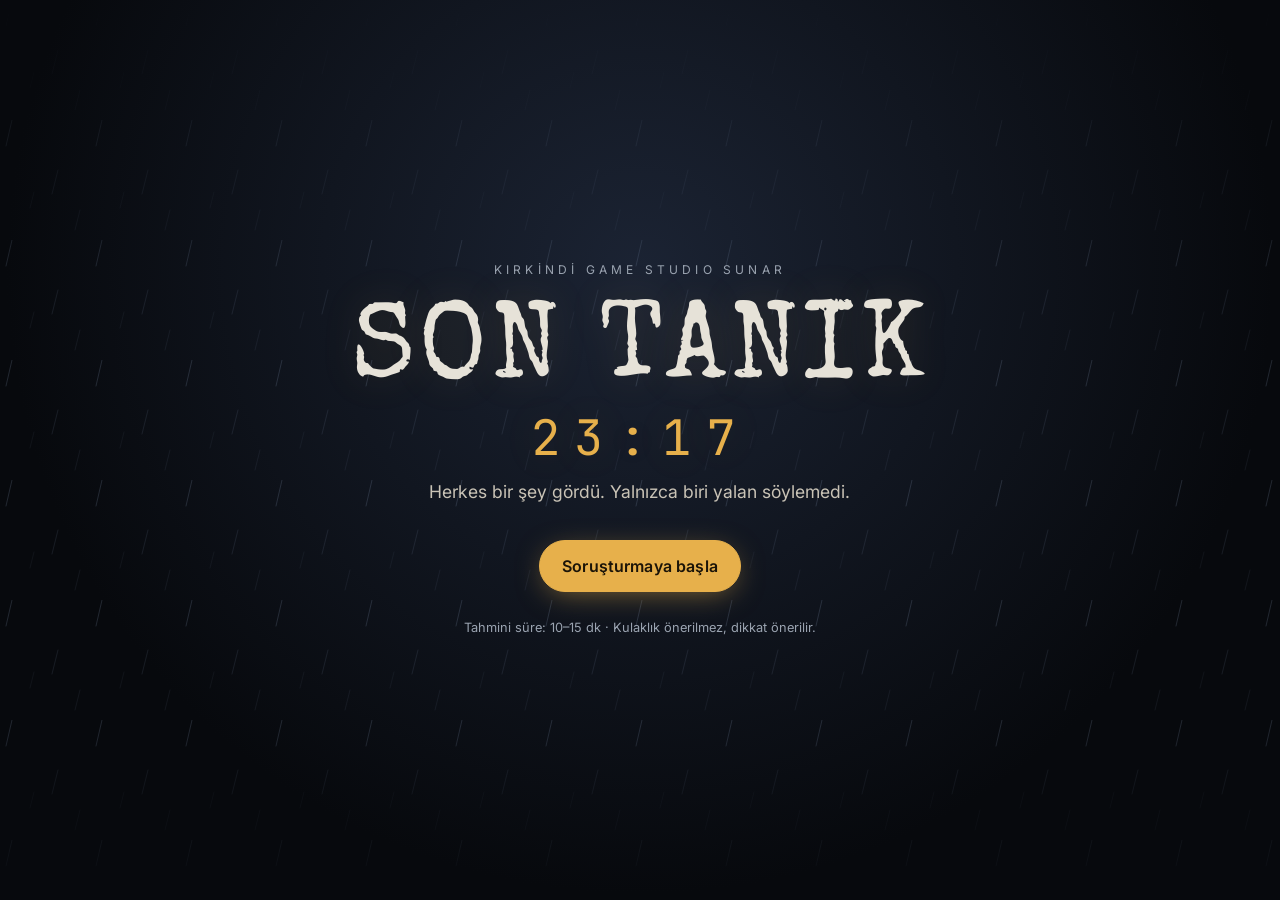
<file: index.html>
<!doctype html>
<html lang="tr">
<head>
<meta charset="utf-8">
<meta name="viewport" content="width=device-width, initial-scale=1">
<title>SON TANIK: 23:17</title>
<meta name="description" content="Kırkindi Game Studio — hikâye tabanlı dedektiflik oyunu">
<link rel="preconnect" href="https://fonts.googleapis.com">
<link href="https://fonts.googleapis.com/css2?family=Inter:wght@400;500;600;700&family=Special+Elite&family=Caveat:wght@500&family=JetBrains+Mono:wght@400;600&display=swap" rel="stylesheet">
<link rel="stylesheet" href="css/game.css">
</head>
<body>
<!--
  SON TANIK: 23:17 — Kırkindi Game Studio
  build: v0.23.17-gm
  TODO(mk): yayından önce şu test flag'ini sil →  SONTANIK{bu_kadar_hafife_mi_aldiniz}
-->
<div id="app">

  <!-- ===== BAŞLIK ===== -->
  <section id="scr-title" class="screen active">
    <div class="rain" aria-hidden="true"></div>
    <div class="title-wrap">
      <p class="studio">KIRKİNDİ GAME STUDIO sunar</p>
      <h1 class="logo">SON TANIK<span>23:17</span></h1>
      <p class="tagline">Herkes bir şey gördü. Yalnızca biri yalan söylemedi.</p>
      <div class="title-actions">
        <button class="btn primary" id="btn-new">Soruşturmaya başla</button>
        <button class="btn ghost" id="btn-continue" hidden>Kaldığın yerden devam et</button>
      </div>
      <p class="hint-small">Tahmini süre: 10–15 dk · Kulaklık önerilmez, dikkat önerilir.</p>
    </div>
  </section>

  <!-- ===== GİRİŞ ===== -->
  <section id="scr-intro" class="screen">
    <div class="intro-card">
      <p class="stamp">GİZLİ · DOSYA #2317</p>
      <div id="intro-doc"></div>
      <div class="intro-goal">
        <h3>Görevin</h3>
        <ol>
          <li>Ofisi ve sunucu odasını incele, kanıt topla.</li>
          <li>Tanıkları sorgula; ifadeleri kanıtlarla sına.</li>
          <li>Kanıt panosunda kanıtları birbirine bağla.</li>
          <li>Dava raporunu yaz.</li>
        </ol>
      </div>
      <button class="btn primary" id="btn-enter">Olay yerine gir</button>
    </div>
  </section>

  <!-- ===== OYUN ===== -->
  <section id="scr-game" class="screen">
    <header class="hud">
      <div class="hud-left">
        <span class="hud-logo">SON TANIK <b>23:17</b></span>
        <span class="hud-room" id="hud-room"></span>
      </div>
      <nav class="hud-nav">
        <button class="hud-btn" data-open="inventory"><span class="ico">▤</span><span class="lbl">Envanter</span><b class="badge" id="badge-inv">0</b></button>
        <button class="hud-btn" data-open="witness"><span class="ico">☺</span><span class="lbl">Tanıklar</span><b class="badge" id="badge-wit">0/5</b></button>
        <button class="hud-btn" data-open="board"><span class="ico">✣</span><span class="lbl">Pano</span><b class="badge" id="badge-board">0/4</b></button>
        <button class="hud-btn accent" data-open="report" id="btn-report"><span class="ico">✔</span><span class="lbl">Rapor</span></button>
        <button class="hud-btn" data-open="menu" aria-label="Menü"><span class="ico">≡</span></button>
      </nav>
    </header>

    <div class="stage">
      <div class="scene-scroll" id="scene-scroll">
        <div class="scene" id="scene"></div>
      </div>
      <aside class="notebook" id="notebook">
        <h3>Dedektif defteri</h3>
        <ul id="objectives"></ul>
        <div class="nb-actions">
          <button class="btn small ghost" id="btn-list">İncelenebilir noktalar</button>
          <label class="toggle"><input type="checkbox" id="chk-hints"> İpucu işaretleri</label>
        </div>
      </aside>
    </div>
    <div class="toast" id="toast" role="status" aria-live="polite"></div>
  </section>

  <!-- ===== SONUÇ ===== -->
  <section id="scr-end" class="screen">
    <div class="end-wrap">
      <p class="stamp green">DOSYA KAPANDI</p>
      <h2>Son tanık: <em>sunucu</em>.</h2>
      <p class="lead">Sabotaj yoktu. 23:17'de silinen sürüm, Deniz'in yakaladığı kayıt hatasını taşıyan aday build'di. Stüdyonun teknik ortağı gece ofise dönüp hatayı düzeltti ve oyunu kurtaran gold master'ı kendi anahtarıyla imzaladı. Sonra kimseye söylemeden çıktı.</p>
      <p class="lead">Kemal tur sırasında kapıda olmadığını sakladı; Deniz yalnızca hata biletini açtığını gizledi. Elisa ise ortağının adını vermedi.</p>

      <div class="case-card">
        <h3>Açık kalan soru: teknik ortak kim?</h3>
        <ul class="facts">
          <li><span>İmza</span><b>mk</b></li>
          <li><span>Kart</span><b>#02 · KURUCU ORTAK (T)</b></li>
          <li><span>Build</span><b>v0.23.17-gm</b></li>
          <li><span>Commit</span><b>a3f2317</b></li>
          <li><span>Kuruluş</span><b>“Gece Vardiyası” · Global Game Jam 2023</b></li>
          <li><span>Stüdyo hesabı</span><b>Pixgram · @kirkindidev</b></li>
        </ul>
        <p class="muted">Elisa: “Ortağım görünmez olmayı sever. İzini sürerseniz bulursunuz.”</p>
      </div>

      <div class="ctf-question">
        <p class="stamp">CTF SORUSU</p>
        <p>“SON TANIK: 23:17 oyunundaki dijital izleri takip ederek oyunun geliştiricisi Kırkindi Game Studio'nun kurucu ortaklarından diğerinin <b>geliştirici kullanıcı adını</b> tespit edin.”</p>
        <p class="muted small">Gerçek ad ya da profilde görünen ad kabul edilmez. Yalnızca kullanıcı adı.</p>
      </div>

      <div class="end-actions">
        <a class="btn primary" href="pixgram/">Pixgram'da araştırmaya başla →</a>
        <a class="btn ghost" href="cevap/">Cevabı gönder</a>
        <button class="btn ghost" id="btn-back-game">Olay yerine dön</button>
      </div>
    </div>
  </section>
</div>

<!-- ===== MODAL ===== -->
<div class="modal" id="modal" aria-hidden="true">
  <div class="modal-box" role="dialog" aria-modal="true" aria-labelledby="modal-title">
    <header class="modal-head">
      <h2 id="modal-title"></h2>
      <button class="x" id="modal-close" aria-label="Kapat">✕</button>
    </header>
    <div class="modal-body" id="modal-body"></div>
  </div>
</div>

<script src="js/data.js"></script>
<script src="js/scenes.js"></script>
<script src="js/game.js"></script>
</body>
</html>
</file>
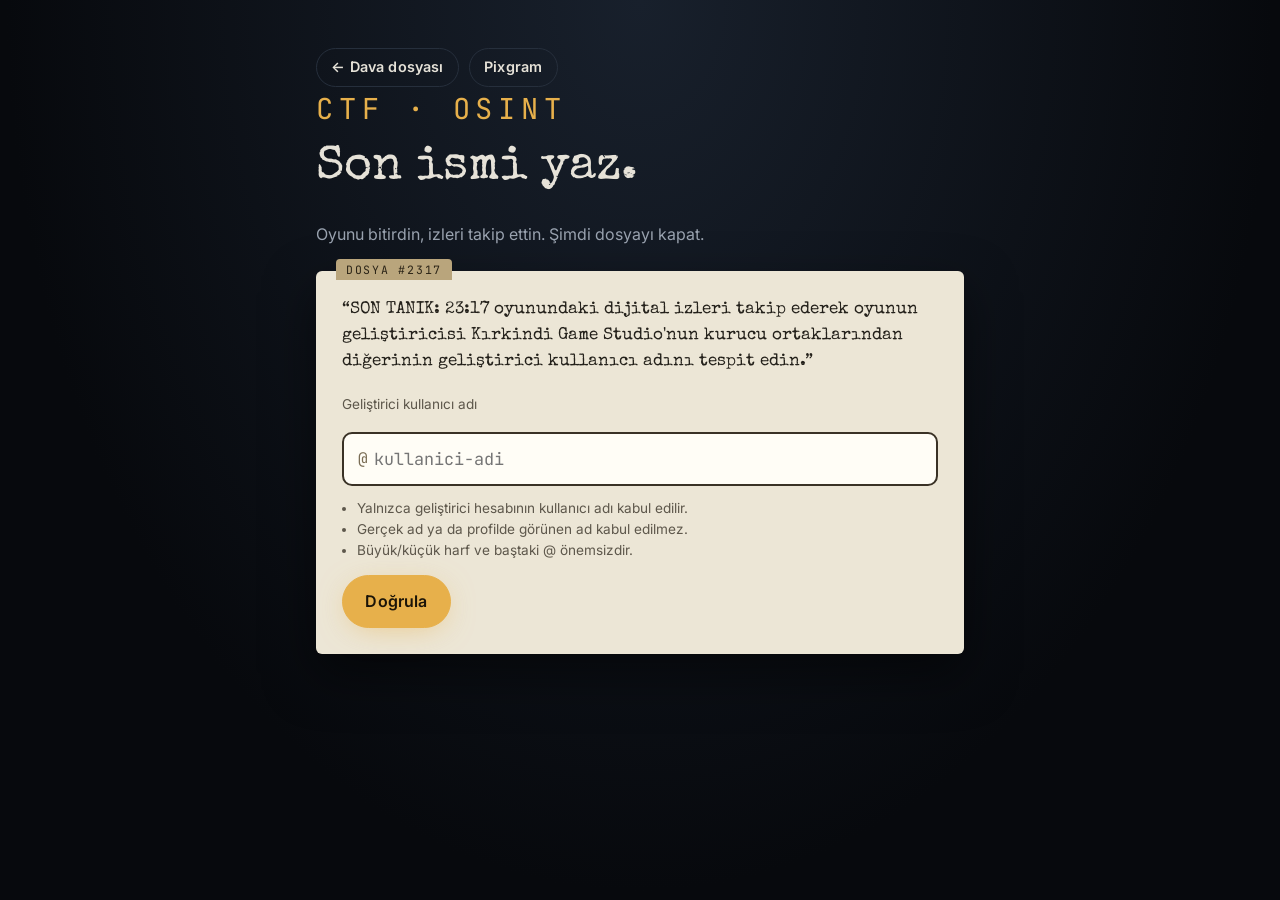
<file: cevap/index.html>
<!doctype html>
<html lang="tr">
<head>
<meta charset="utf-8">
<meta name="viewport" content="width=device-width, initial-scale=1">
<title>Cevap — SON TANIK: 23:17</title>
<link href="https://fonts.googleapis.com/css2?family=Inter:wght@400;500;600;700&family=Special+Elite&family=JetBrains+Mono:wght@400;600&display=swap" rel="stylesheet">
<link rel="stylesheet" href="../css/game.css">
<style>
  body { background: radial-gradient(ellipse at top, #18202c, #07090d 70%) fixed; }
  .answer-wrap { max-width: 680px; margin: 0 auto; padding: 48px 16px 60px; }
  .answer-wrap h1 { font-family: var(--type); font-weight: 400; font-size: clamp(2rem, 7vw, 3rem); margin: 0 0 .2em; }
  .answer-wrap h1 span { color: var(--amber); font-family: var(--mono); font-size: .6em; letter-spacing: .2em; display: block; }
  .file { background: var(--paper); color: var(--ink); border-radius: 6px; padding: 26px; position: relative; box-shadow: 0 20px 50px rgba(0,0,0,.5); margin: 24px 0; }
  .file::before { content: 'DOSYA #2317'; position: absolute; top: -12px; left: 20px; background: #b9a57c; color: #2a2316; font-family: var(--mono); font-size: .72rem; padding: 2px 10px; border-radius: 4px 4px 0 0; letter-spacing: .15em; }
  .file p.q { font-family: var(--type); font-size: 1.05rem; margin-top: 0; }
  .field { display: flex; align-items: center; background: #fffdf6; border: 2px solid #3a3226; border-radius: 10px; overflow: hidden; margin-top: 16px; }
  .field span { padding: 0 4px 0 14px; font-family: var(--mono); color: #7a6d55; }
  .field input { flex: 1; border: 0; background: transparent; padding: 14px 12px 14px 2px; font-family: var(--mono); font-size: 1.05rem; color: var(--ink); outline: none; min-width: 0; }
  .field:focus-within { border-color: #a5281c; }
  .row { display: flex; gap: 10px; flex-wrap: wrap; margin-top: 14px; align-items: center; }
  .rules { font-size: .85rem; color: #5d574b; margin: 12px 0 0; padding-left: 1.1em; }
  .result { margin-top: 18px; border-radius: 10px; padding: 14px 16px; display: none; }
  .result.show { display: block; animation: fade .3s; }
  .result.bad { background: rgba(196,72,58,.12); border: 1px solid rgba(196,72,58,.5); color: #7a1f15; }
  .result.decoy { background: #241d10; border: 1px dashed var(--amber); color: #f3d9a4; }
  .result.ok { background: #0d1f15; border: 1px solid var(--green); color: #c8f2d8; }
  .flag { font-family: var(--mono); font-size: 1.05rem; background: #050a07; color: #6ee7a0; padding: 10px 12px; border-radius: 8px; margin-top: 8px; word-break: break-all; user-select: all; }
  .back { display: flex; gap: 10px; flex-wrap: wrap; }
</style>
</head>
<body>
<main class="answer-wrap">
  <div class="back"><a class="btn ghost small" href="../">← Dava dosyası</a><a class="btn ghost small" href="../pixgram/">Pixgram</a></div>
  <h1><span>CTF · OSINT</span>Son ismi yaz.</h1>
  <p class="muted">Oyunu bitirdin, izleri takip ettin. Şimdi dosyayı kapat.</p>

  <form class="file" id="f" autocomplete="off">
    <p class="q">“SON TANIK: 23:17 oyunundaki dijital izleri takip ederek oyunun geliştiricisi Kırkindi Game Studio'nun kurucu ortaklarından diğerinin geliştirici kullanıcı adını tespit edin.”</p>
    <label for="a" class="small" style="color:#5d574b">Geliştirici kullanıcı adı</label>
    <div class="field"><span>@</span><input id="a" name="answer" maxlength="64" placeholder="kullanici-adi" spellcheck="false" autocapitalize="off" required></div>
    <ul class="rules">
      <li>Yalnızca geliştirici hesabının kullanıcı adı kabul edilir.</li>
      <li>Gerçek ad ya da profilde görünen ad kabul edilmez.</li>
      <li>Büyük/küçük harf ve baştaki @ önemsizdir.</li>
    </ul>
    <div class="row"><button class="btn primary" id="go" type="submit">Doğrula</button><span class="small" id="tries" style="color:#5d574b"></span></div>
    <div class="result" id="r" role="status" aria-live="polite"></div>
  </form>
</main>
<script src="cevap.js"></script>
</body>
</html>
</file>
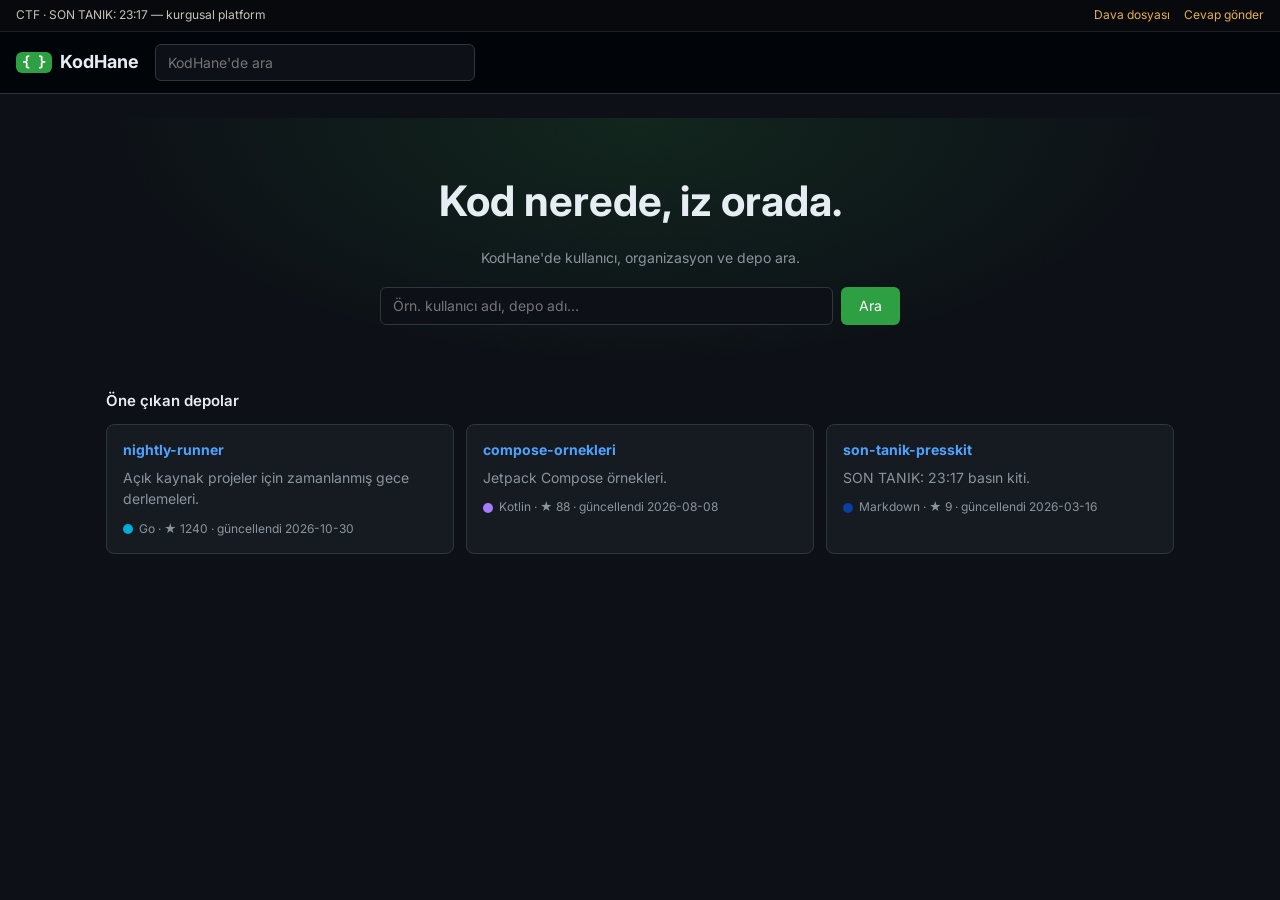
<file: kodhane/index.html>
<!doctype html>
<html lang="tr">
<head>
<meta charset="utf-8">
<meta name="viewport" content="width=device-width, initial-scale=1">
<title>KodHane</title>
<link href="https://fonts.googleapis.com/css2?family=Inter:wght@400;500;600;700&family=JetBrains+Mono:wght@400;600&display=swap" rel="stylesheet">
<link rel="stylesheet" href="style.css">
</head>
<body>
<div class="ctfbar">CTF · SON TANIK: 23:17 — kurgusal platform <span><a href="../">Dava dosyası</a><a href="../cevap/">Cevap gönder</a></span></div>
<header class="top">
  <a class="brand" href="#/"><span class="mark">{ }</span>KodHane</a>
  <form id="topsearch" class="topsearch" role="search"><input id="tq" type="search" placeholder="KodHane'de ara" aria-label="KodHane'de ara" autocomplete="off"></form>
</header>
<main id="view" class="wrap"></main>
<script src="data.js"></script>
<script src="app.js"></script>
</body>
</html>
</file>
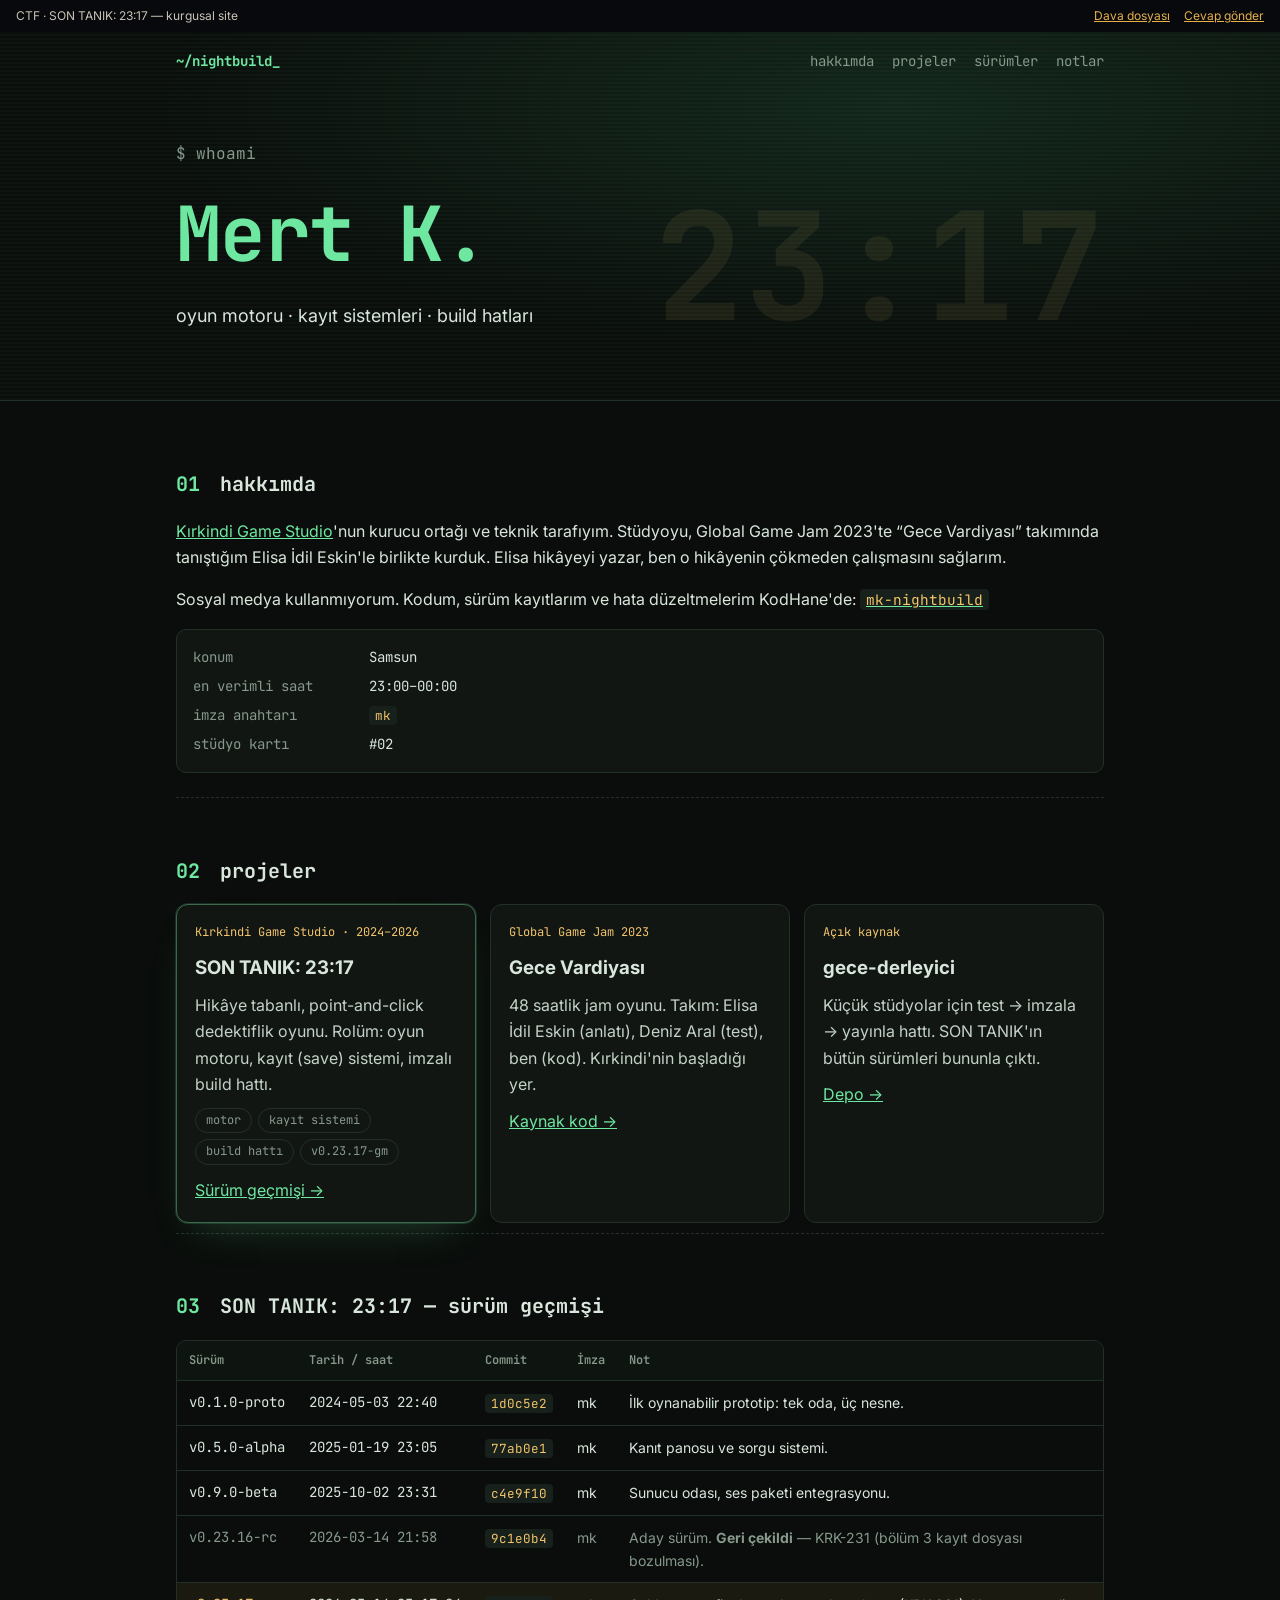
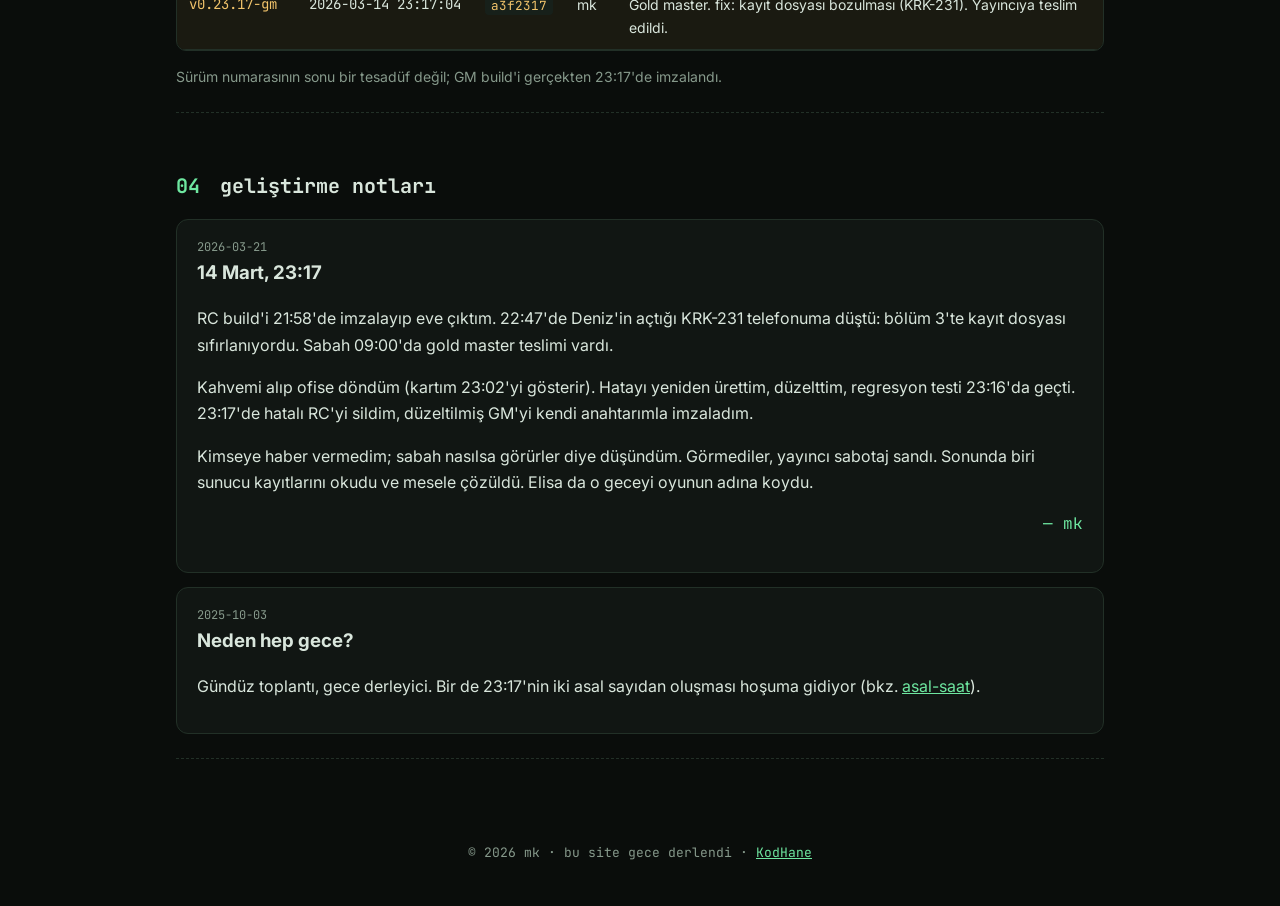
<file: nightbuild/index.html>
<!doctype html>
<html lang="tr">
<head>
<meta charset="utf-8">
<meta name="viewport" content="width=device-width, initial-scale=1">
<title>nightbuild.dev — Mert K.</title>
<meta name="description" content="Oyun motoru, kayıt sistemleri ve gece build'leri.">
<link href="https://fonts.googleapis.com/css2?family=JetBrains+Mono:wght@400;600;700&family=Inter:wght@400;500;600&display=swap" rel="stylesheet">
<link rel="stylesheet" href="style.css">
</head>
<body>
<div class="ctfbar">CTF · SON TANIK: 23:17 — kurgusal site <span><a href="../">Dava dosyası</a><a href="../cevap/">Cevap gönder</a></span></div>

<header class="hero">
  <nav class="nav">
    <a href="#" class="me">~/nightbuild<span class="blink">_</span></a>
    <span><a href="#hakkimda">hakkımda</a><a href="#projeler">projeler</a><a href="#surumler">sürümler</a><a href="#notlar">notlar</a></span>
  </nav>
  <div class="hero-in">
    <p class="prompt">$ whoami</p>
    <h1>Mert K.</h1>
    <p class="role">oyun motoru · kayıt sistemleri · build hatları</p>
    <p class="clock" aria-hidden="true">23:17</p>
  </div>
</header>

<main class="wrap">
  <section id="hakkimda" class="block">
    <h2><span>01</span> hakkımda</h2>
    <p><a href="../pixgram/#/u/kirkindidev">Kırkindi Game Studio</a>'nun kurucu ortağı ve teknik tarafıyım. Stüdyoyu, Global Game Jam 2023'te “Gece Vardiyası” takımında tanıştığım Elisa İdil Eskin'le birlikte kurduk. Elisa hikâyeyi yazar, ben o hikâyenin çökmeden çalışmasını sağlarım.</p>
    <p>Sosyal medya kullanmıyorum. Kodum, sürüm kayıtlarım ve hata düzeltmelerim KodHane'de: <a href="../kodhane/#/mk-nightbuild"><code>mk-nightbuild</code></a></p>
    <dl class="kv">
      <dt>konum</dt><dd>Samsun</dd>
      <dt>en verimli saat</dt><dd>23:00–00:00</dd>
      <dt>imza anahtarı</dt><dd><code>mk</code></dd>
      <dt>stüdyo kartı</dt><dd>#02</dd>
    </dl>
  </section>

  <section id="projeler" class="block">
    <h2><span>02</span> projeler</h2>
    <div class="cards">
      <article class="card featured">
        <p class="tag">Kırkindi Game Studio · 2024–2026</p>
        <h3>SON TANIK: 23:17</h3>
        <p>Hikâye tabanlı, point-and-click dedektiflik oyunu. Rolüm: oyun motoru, kayıt (save) sistemi, imzalı build hattı.</p>
        <ul class="chips"><li>motor</li><li>kayıt sistemi</li><li>build hattı</li><li>v0.23.17-gm</li></ul>
        <a href="#surumler">Sürüm geçmişi →</a>
      </article>
      <article class="card">
        <p class="tag">Global Game Jam 2023</p>
        <h3>Gece Vardiyası</h3>
        <p>48 saatlik jam oyunu. Takım: Elisa İdil Eskin (anlatı), Deniz Aral (test), ben (kod). Kırkindi'nin başladığı yer.</p>
        <a href="../kodhane/#/mk-nightbuild/ggj23-gece-vardiyasi">Kaynak kod →</a>
      </article>
      <article class="card">
        <p class="tag">Açık kaynak</p>
        <h3>gece-derleyici</h3>
        <p>Küçük stüdyolar için test → imzala → yayınla hattı. SON TANIK'ın bütün sürümleri bununla çıktı.</p>
        <a href="../kodhane/#/mk-nightbuild/gece-derleyici">Depo →</a>
      </article>
    </div>
  </section>

  <section id="surumler" class="block">
    <h2><span>03</span> SON TANIK: 23:17 — sürüm geçmişi</h2>
    <div class="table-wrap">
      <table>
        <thead><tr><th>Sürüm</th><th>Tarih / saat</th><th>Commit</th><th>İmza</th><th>Not</th></tr></thead>
        <tbody>
          <tr><td>v0.1.0-proto</td><td>2024-05-03 22:40</td><td><code>1d0c5e2</code></td><td>mk</td><td>İlk oynanabilir prototip: tek oda, üç nesne.</td></tr>
          <tr><td>v0.5.0-alpha</td><td>2025-01-19 23:05</td><td><code>77ab0e1</code></td><td>mk</td><td>Kanıt panosu ve sorgu sistemi.</td></tr>
          <tr><td>v0.9.0-beta</td><td>2025-10-02 23:31</td><td><code>c4e9f10</code></td><td>mk</td><td>Sunucu odası, ses paketi entegrasyonu.</td></tr>
          <tr class="dim"><td>v0.23.16-rc</td><td>2026-03-14 21:58</td><td><code>9c1e0b4</code></td><td>mk</td><td>Aday sürüm. <b>Geri çekildi</b> — KRK-231 (bölüm 3 kayıt dosyası bozulması).</td></tr>
          <tr class="hl"><td>v0.23.17-gm</td><td>2026-03-14 23:17:04</td><td><code>a3f2317</code></td><td>mk</td><td>Gold master. fix: kayıt dosyası bozulması (KRK-231). Yayıncıya teslim edildi.</td></tr>
        </tbody>
      </table>
    </div>
    <p class="muted">Sürüm numarasının sonu bir tesadüf değil; GM build'i gerçekten 23:17'de imzalandı.</p>
  </section>

  <section id="notlar" class="block">
    <h2><span>04</span> geliştirme notları</h2>
    <article class="post">
      <p class="date">2026-03-21</p>
      <h3>14 Mart, 23:17</h3>
      <p>RC build'i 21:58'de imzalayıp eve çıktım. 22:47'de Deniz'in açtığı KRK-231 telefonuma düştü: bölüm 3'te kayıt dosyası sıfırlanıyordu. Sabah 09:00'da gold master teslimi vardı.</p>
      <p>Kahvemi alıp ofise döndüm (kartım 23:02'yi gösterir). Hatayı yeniden ürettim, düzelttim, regresyon testi 23:16'da geçti. 23:17'de hatalı RC'yi sildim, düzeltilmiş GM'yi kendi anahtarımla imzaladım.</p>
      <p>Kimseye haber vermedim; sabah nasılsa görürler diye düşündüm. Görmediler, yayıncı sabotaj sandı. Sonunda biri sunucu kayıtlarını okudu ve mesele çözüldü. Elisa da o geceyi oyunun adına koydu.</p>
      <p class="sign">— mk</p>
    </article>
    <article class="post">
      <p class="date">2025-10-03</p>
      <h3>Neden hep gece?</h3>
      <p>Gündüz toplantı, gece derleyici. Bir de 23:17'nin iki asal sayıdan oluşması hoşuma gidiyor (bkz. <a href="../kodhane/#/mk-nightbuild/asal-saat">asal-saat</a>).</p>
    </article>
  </section>
</main>

<footer class="foot">
  <p>© 2026 mk · bu site gece derlendi · <a href="../kodhane/#/mk-nightbuild">KodHane</a></p>
</footer>
</body>
</html>
</file>
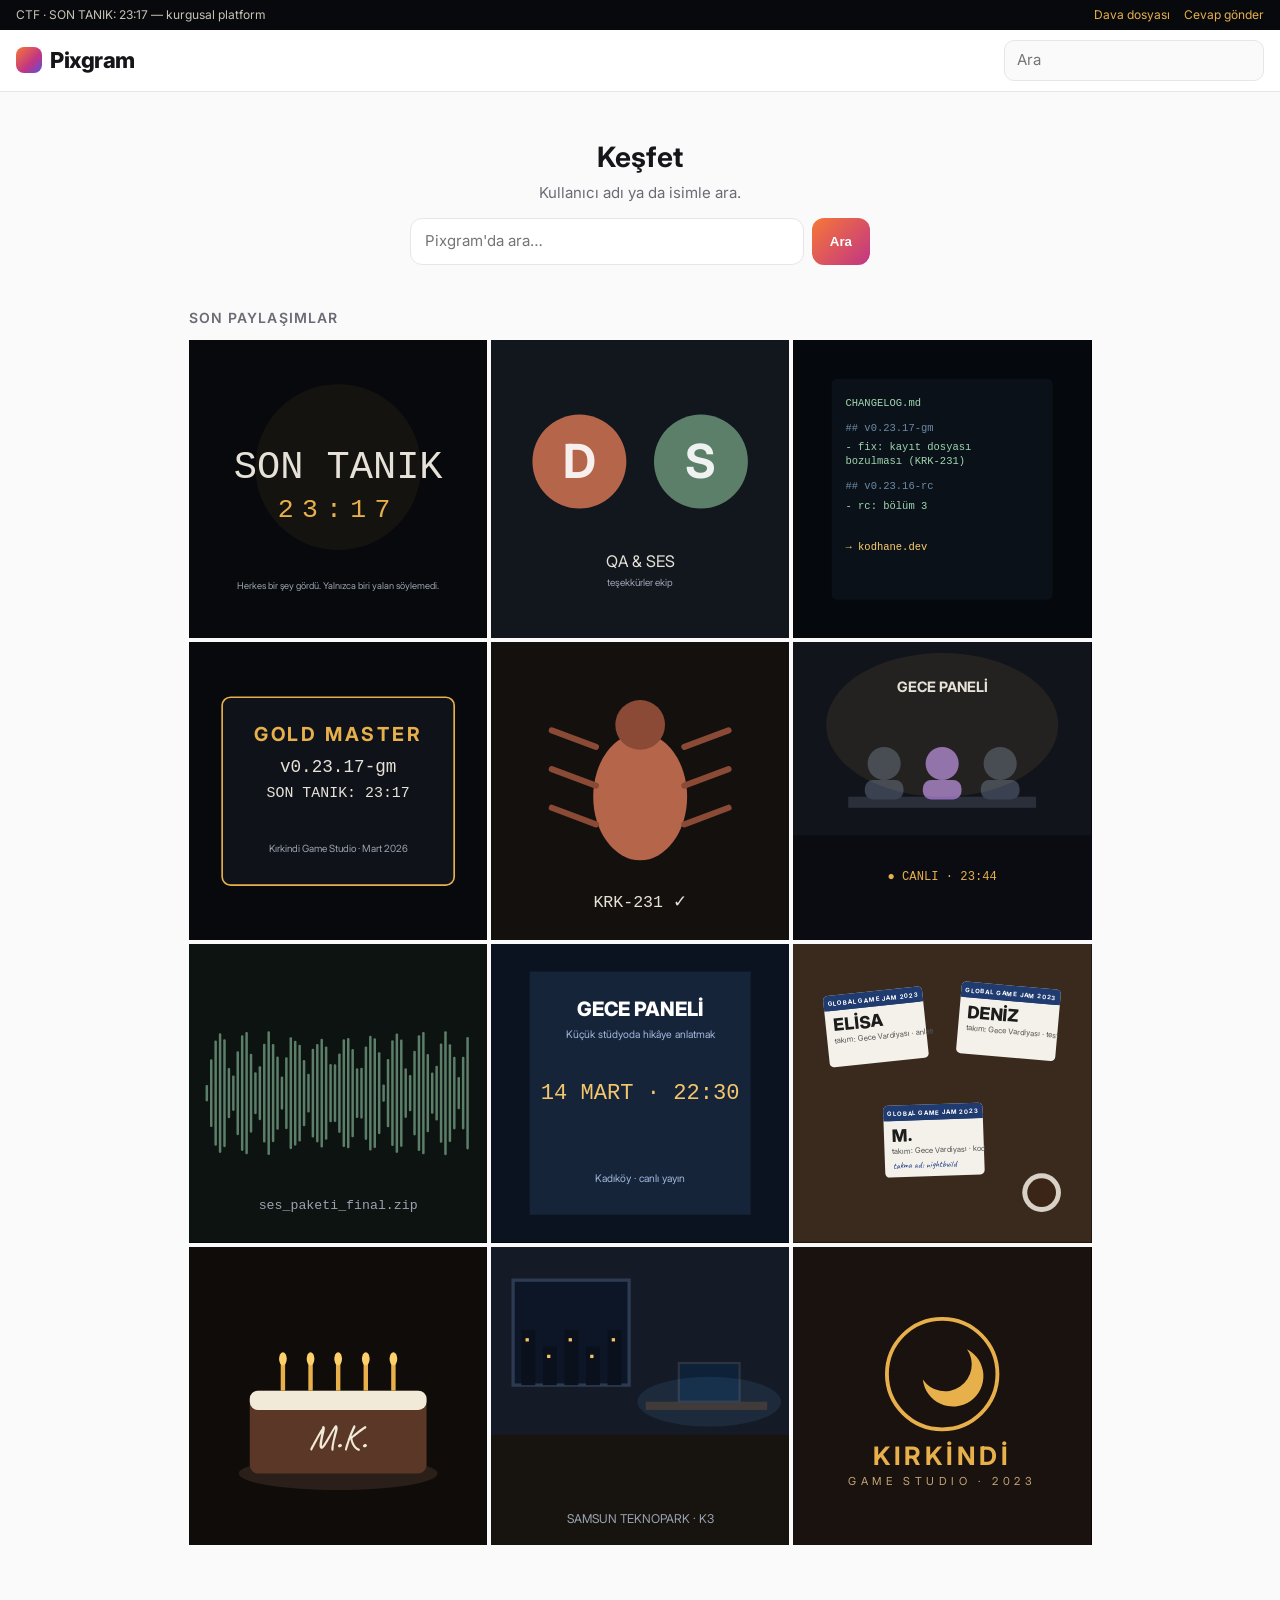
<file: pixgram/index.html>
<!doctype html>
<html lang="tr">
<head>
<meta charset="utf-8">
<meta name="viewport" content="width=device-width, initial-scale=1">
<title>Pixgram</title>
<link href="https://fonts.googleapis.com/css2?family=Inter:wght@400;500;600;700;800&family=Caveat:wght@500&display=swap" rel="stylesheet">
<link rel="stylesheet" href="style.css">
</head>
<body>
<div class="ctfbar">CTF · SON TANIK: 23:17 — kurgusal platform <span><a href="../">Dava dosyası</a><a href="../cevap/">Cevap gönder</a></span></div>
<header class="top">
  <a class="brand" href="#/"><span class="logo-dot"></span>Pixgram</a>
  <form id="topsearch" class="topsearch" role="search"><input id="tq" type="search" placeholder="Ara" aria-label="Pixgram'da ara" autocomplete="off"></form>
</header>
<main id="view" class="wrap"></main>
<div class="lightbox" id="lb" role="dialog" aria-label="Büyütülmüş fotoğraf"><div id="lb-inner"></div><p>Kapatmak için dokun</p></div>
<script src="data.js"></script>
<script src="app.js"></script>
</body>
</html>
</file>
<file: css/game.css>
/* SON TANIK: 23:17 — stil */
:root {
  --bg: #07090d;
  --panel: #10141b;
  --panel-2: #161c25;
  --line: #262f3c;
  --text: #e6e2d8;
  --muted: #9aa3b0;
  --amber: #e7b04b;
  --amber-2: #f3c66b;
  --red: #c4483a;
  --green: #4fbf7d;
  --paper: #ece6d6;
  --ink: #23201a;
  --radius: 12px;
  --mono: 'JetBrains Mono', ui-monospace, Menlo, Consolas, monospace;
  --type: 'Special Elite', 'Courier New', monospace;
  --hand: 'Caveat', 'Segoe Print', cursive;
  --sans: 'Inter', system-ui, -apple-system, 'Segoe UI', Roboto, sans-serif;
}
* { box-sizing: border-box; }
html, body { margin: 0; background: var(--bg); color: var(--text); font-family: var(--sans); font-size: 16px; line-height: 1.55; }
body { min-height: 100vh; overflow-x: hidden; }
button { font: inherit; color: inherit; cursor: pointer; }
a { color: var(--amber); }
.muted { color: var(--muted); }
.small { font-size: .85rem; }
[hidden] { display: none !important; }

/* ---------- butonlar */
.btn { display: inline-flex; align-items: center; justify-content: center; gap: .5em; padding: .8em 1.4em; border-radius: 999px;
  border: 1px solid var(--line); background: var(--panel-2); text-decoration: none; font-weight: 600; letter-spacing: .01em;
  transition: transform .15s, background .2s, border-color .2s, box-shadow .2s; color: var(--text); }
.btn:hover { transform: translateY(-1px); border-color: #3b4656; }
.btn:focus-visible, .hs:focus-visible, .ev-card:focus-visible, .pin:focus-visible { outline: 2px solid var(--amber); outline-offset: 3px; }
.btn.primary { background: var(--amber); color: #1b1408; border-color: var(--amber); box-shadow: 0 6px 30px -8px rgba(231,176,75,.6); }
.btn.primary:hover { background: var(--amber-2); }
.btn.ghost { background: transparent; }
.btn.danger { border-color: #5a2a24; color: #f0a59a; background: transparent; }
.btn.small { padding: .5em 1em; font-size: .9rem; }
.btn.tiny { padding: .3em .8em; font-size: .8rem; background: transparent; border-color: #5b4520; color: var(--amber); }

/* ---------- ekranlar */
.screen { display: none; min-height: 100vh; animation: fade .5s ease; }
.screen.active { display: block; }
@keyframes fade { from { opacity: 0; } to { opacity: 1; } }

/* ---------- başlık */
#scr-title.active { display: grid; place-items: center; position: relative; overflow: hidden;
  background: radial-gradient(ellipse at 50% 30%, #1b2333 0%, #07090d 70%); }
.rain { position: absolute; inset: 0; opacity: .5; animation: rain .7s linear infinite;
  background-image: url("data:image/svg+xml,%3Csvg xmlns='http://www.w3.org/2000/svg' width='90' height='120'%3E%3Cg stroke='%239fb7d9' stroke-linecap='round'%3E%3Cline x1='12' y1='0' x2='6' y2='26' stroke-opacity='.35'/%3E%3Cline x1='58' y1='50' x2='52' y2='74' stroke-opacity='.22'/%3E%3Cline x1='80' y1='90' x2='75' y2='110' stroke-opacity='.15'/%3E%3Cline x1='34' y1='72' x2='30' y2='88' stroke-opacity='.12'/%3E%3C/g%3E%3C/svg%3E");
  mask-image: linear-gradient(transparent, #000 35%, #000 80%, transparent); }
@keyframes rain { to { background-position: -30px 120px; } }
.title-wrap { position: relative; text-align: center; padding: 24px 16px; max-width: 760px; }
.studio { letter-spacing: .35em; font-size: .75rem; color: var(--muted); text-transform: uppercase; }
.logo { font-family: var(--type); font-weight: 400; font-size: clamp(3rem, 11vw, 6.8rem); line-height: .95; margin: .2em 0 .15em; letter-spacing: .04em;
  text-shadow: 0 0 40px rgba(231,176,75,.15); }
.logo span { display: block; font-family: var(--mono); font-size: .45em; color: var(--amber); letter-spacing: .3em; margin-top: .2em;
  animation: flicker 5s infinite; }
@keyframes flicker { 0%, 92%, 100% { opacity: 1; } 93% { opacity: .3; } 95% { opacity: 1; } 97% { opacity: .5; } }
.tagline { color: #c9c3b6; font-size: 1.1rem; margin: 0 0 2em; }
.title-actions { display: flex; gap: 12px; justify-content: center; flex-wrap: wrap; }
.hint-small { color: var(--muted); font-size: .8rem; margin-top: 2em; }

/* ---------- giriş */
#scr-intro.active { display: grid; place-items: center; padding: 32px 16px; background: radial-gradient(ellipse at top, #141b27, #07090d 70%); }
.intro-card { max-width: 720px; width: 100%; }
.stamp { display: inline-block; font-family: var(--mono); font-size: .75rem; letter-spacing: .25em; color: var(--red);
  border: 2px solid var(--red); padding: .25em .7em; transform: rotate(-2deg); margin: 0 0 1em; }
.stamp.green { color: var(--green); border-color: var(--green); }
.intro-goal { background: var(--panel); border: 1px solid var(--line); border-radius: var(--radius); padding: 16px 20px; margin: 20px 0; }
.intro-goal h3 { margin: 0 0 .4em; font-size: 1rem; color: var(--amber); }
.intro-goal ol { margin: 0; padding-left: 1.2em; color: #cfc9bc; }

/* ---------- HUD */
#scr-game.active { display: flex; flex-direction: column; height: 100vh; height: 100dvh; }
.hud { display: flex; justify-content: space-between; align-items: center; gap: 12px; padding: 10px 16px;
  background: linear-gradient(#0d1118, #0a0d12); border-bottom: 1px solid var(--line); position: relative; z-index: 3; }
.hud-left { display: flex; flex-direction: column; min-width: 0; }
.hud-logo { font-family: var(--type); letter-spacing: .08em; }
.hud-logo b { color: var(--amber); font-family: var(--mono); font-weight: 600; }
.hud-room { font-size: .78rem; color: var(--muted); white-space: nowrap; overflow: hidden; text-overflow: ellipsis; }
.hud-nav { display: flex; gap: 6px; flex-shrink: 0; }
.hud-btn { position: relative; display: flex; align-items: center; gap: 6px; background: var(--panel-2); border: 1px solid var(--line);
  border-radius: 10px; padding: 8px 12px; font-size: .88rem; transition: border-color .2s, background .2s; }
.hud-btn:hover { border-color: #3b4656; }
.hud-btn .ico { font-size: 1rem; opacity: .85; }
.hud-btn .badge { font-family: var(--mono); font-size: .72rem; background: #232c38; padding: 1px 6px; border-radius: 6px; color: var(--amber); }
.hud-btn.accent { border-color: #5b4520; }
.hud-btn.ready { background: var(--amber); color: #1b1408; border-color: var(--amber); animation: pulse 1.8s infinite; }
@keyframes pulse { 0%,100% { box-shadow: 0 0 0 0 rgba(231,176,75,.5); } 50% { box-shadow: 0 0 0 8px rgba(231,176,75,0); } }

/* ---------- sahne */
.stage { flex: 1; display: grid; grid-template-columns: 1fr 300px; min-height: 0; }
.scene-scroll { overflow: auto; display: grid; place-items: center; background: #050608; min-height: 0; }
.scene { width: 100%; max-height: 100%; aspect-ratio: 16 / 9; }
.scene svg { width: 100%; height: 100%; display: block; }
.hs { cursor: pointer; outline: none; }
.hs .hit { fill: transparent; stroke: transparent; stroke-width: 3; rx: 8; transition: stroke .2s, fill .2s; }
.hs:hover .hit, .hs:focus .hit { stroke: var(--amber); fill: rgba(231,176,75,.08); stroke-dasharray: 10 6; }
.show-hints .hs:not(.done) .hit { stroke: rgba(231,176,75,.55); stroke-dasharray: 6 8; animation: dash 1.2s linear infinite; }
.show-hints .hs.done .hit { stroke: rgba(79,191,125,.35); stroke-dasharray: 2 6; }
@keyframes dash { to { stroke-dashoffset: -28; } }
.rain-anim { animation: rainsvg .5s linear infinite; }
@keyframes rainsvg { from { transform: translateY(-80px); } to { transform: translateY(0); } }
.led-red { fill: var(--red); }
.led-blink { fill: #ff4b3a; animation: blink 1s steps(2) infinite; }
.led-green { fill: #3ccf7a; opacity: .8; }
.led-blink-g { fill: #3ccf7a; animation: blink .7s steps(2) infinite; }
.cursor { animation: blink 1s steps(2) infinite; }
@keyframes blink { 50% { opacity: .15; } }

.notebook { border-left: 1px solid var(--line); background: linear-gradient(#11151c, #0c0f14); padding: 16px; overflow: auto; }
.notebook h3 { font-family: var(--type); font-weight: 400; margin: 0 0 .6em; color: var(--amber); letter-spacing: .05em; }
#objectives { list-style: none; padding: 0; margin: 0 0 16px; }
#objectives li { padding: 7px 0 7px 26px; position: relative; font-size: .9rem; border-bottom: 1px dashed #222a35; color: #d6d0c4; }
#objectives li::before { content: '○'; position: absolute; left: 4px; color: var(--muted); }
#objectives li.ok { color: var(--muted); text-decoration: line-through; text-decoration-color: #4b5462; }
#objectives li.ok::before { content: '✓'; color: var(--green); }
.nb-actions { display: flex; flex-direction: column; gap: 10px; align-items: flex-start; }
.toggle { font-size: .85rem; color: var(--muted); display: flex; gap: 8px; align-items: center; cursor: pointer; }

.toast { position: fixed; left: 50%; bottom: 20px; transform: translate(-50%, 30px); background: #1d2430; border: 1px solid #3b4656;
  padding: 10px 18px; border-radius: 10px; opacity: 0; pointer-events: none; transition: .3s; z-index: 50; max-width: calc(100% - 32px); font-size: .92rem; }
.toast.show { opacity: 1; transform: translate(-50%, 0); }
.toast b { color: var(--amber); }

/* ---------- modal */
.modal { position: fixed; inset: 0; background: rgba(3,4,6,.78); backdrop-filter: blur(4px); display: none; place-items: center; z-index: 20; padding: 16px; }
.modal.open { display: grid; animation: fade .2s; }
.modal-box { background: var(--panel); border: 1px solid var(--line); border-radius: 16px; width: min(640px, 100%); max-height: calc(100dvh - 32px);
  display: flex; flex-direction: column; box-shadow: 0 30px 80px rgba(0,0,0,.6); animation: rise .25s ease; }
.modal.wide .modal-box { width: min(1000px, 100%); }
@keyframes rise { from { transform: translateY(14px); opacity: 0; } }
.modal-head { display: flex; justify-content: space-between; align-items: center; padding: 14px 18px; border-bottom: 1px solid var(--line); }
.modal-head h2 { margin: 0; font-size: 1.1rem; font-family: var(--type); font-weight: 400; letter-spacing: .03em; }
.x { background: none; border: 0; font-size: 1.2rem; color: var(--muted); padding: 4px 8px; border-radius: 6px; }
.x:hover { color: var(--text); background: #1d2430; }
.modal-body { padding: 18px; overflow: auto; }
.modal-actions { display: flex; gap: 10px; justify-content: flex-end; flex-wrap: wrap; margin-top: 18px; }
.narr { font-size: 1.02rem; color: #ddd6c8; }
.narr.locked { color: #f0b3a8; }
h4.sub { font-size: .78rem; text-transform: uppercase; letter-spacing: .15em; color: var(--muted); margin: 18px 0 8px; }

/* ---------- kanıt kartları */
.ev-list { display: grid; gap: 10px; }
.ev-list.grid { grid-template-columns: repeat(auto-fill, minmax(240px, 1fr)); }
.ev-card { display: flex; gap: 12px; align-items: flex-start; text-align: left; background: var(--panel-2); border: 1px solid var(--line);
  border-radius: 10px; padding: 12px; transition: border-color .2s, transform .15s; }
.ev-card:hover { border-color: var(--amber); transform: translateY(-1px); }
.ev-ico { width: 36px; height: 36px; flex-shrink: 0; display: grid; place-items: center; border-radius: 8px; background: #241d10; color: var(--amber); font-size: 1.1rem; }
.ev-meta { display: flex; flex-direction: column; min-width: 0; }
.ev-meta b { font-size: .95rem; }
.ev-meta small { color: var(--muted); font-size: .8rem; line-height: 1.4; }
.shake { animation: shake .4s; border-color: var(--red) !important; }
@keyframes shake { 20%, 60% { transform: translateX(-6px); } 40%, 80% { transform: translateX(6px); } }
.hs-list { display: grid; gap: 8px; }
.hs-item { display: flex; justify-content: space-between; background: var(--panel-2); border: 1px solid var(--line); border-radius: 10px; padding: 10px 14px; text-align: left; }
.hs-item small { color: var(--amber); }
.hs-item.done small { color: var(--green); }
.menu-list { display: grid; gap: 10px; margin-bottom: 14px; }

/* ---------- belge şablonları */
.doc { border-radius: 6px; padding: 22px; font-size: .95rem; box-shadow: 0 10px 30px rgba(0,0,0,.4); }
.doc-letter, .doc-print, .doc-ticket, .doc-board, .doc-poster { background: var(--paper); color: var(--ink); }
.doc-letter { font-family: var(--type); background-image: linear-gradient(rgba(0,0,0,.025) 1px, transparent 1px); background-size: 100% 26px; }
.doc-letter .lh { display: flex; justify-content: space-between; flex-wrap: wrap; gap: 6px; border-bottom: 2px solid var(--ink); padding-bottom: 8px; margin-bottom: 10px; }
.doc-letter .lh span { font-size: .8rem; opacity: .7; }
.doc .right { text-align: right; }
.doc .sign { margin-top: 1.2em; font-style: italic; }
.doc .muted { color: #6a6458; }
.doc-print { font-family: var(--mono); font-size: .82rem; }
.print-head { text-align: center; border-bottom: 1px dashed #777; padding-bottom: 8px; margin-bottom: 10px; font-weight: 600; }
.doc-print table { width: 100%; border-collapse: collapse; }
.doc-print th, .doc-print td { text-align: left; padding: 5px 6px; border-bottom: 1px dotted #aaa; }
.doc-print tr.mark td { background: rgba(196,72,58,.12); font-weight: 600; }
.doc .foot { font-size: .75rem; color: #5d574b; margin-top: 10px; }
.doc-hand { background: #f2ecd9 repeating-linear-gradient(#f2ecd9 0 29px, #b9cbe0 29px 30px); color: #1d2b52; font-family: var(--hand);
  font-size: 1.45rem; line-height: 30px; padding: 16px 22px 16px 54px; position: relative; }
.doc-hand::before { content: ''; position: absolute; left: 40px; top: 0; bottom: 0; width: 2px; background: #d98a8a; }
.doc-hand h4 { margin: 0; font-size: 1.5rem; }
.doc-hand p { margin: 0; }
.doc-hand .hl { background: linear-gradient(transparent 55%, rgba(243,198,107,.6) 55%); }
.doc-hand .margin { color: #8a2a20; transform: rotate(-1.5deg); margin-top: 6px; }
.doc-card, .doc-object, .doc-voice { background: var(--panel-2); border: 1px solid var(--line); }
.keycard { width: 220px; height: 130px; border-radius: 12px; background: linear-gradient(135deg, #2e3a4b, #141a23); border: 1px solid #455269;
  display: flex; flex-direction: column; justify-content: center; padding: 16px; margin-bottom: 12px; font-family: var(--mono); }
.keycard span { font-size: .7rem; letter-spacing: .3em; color: var(--amber); }
.keycard b { font-size: 1.4rem; letter-spacing: .1em; }
.keycard small { color: var(--muted); }
.receipt { background: #faf8f2; color: #222; font-family: var(--mono); font-size: .8rem; padding: 14px; width: min(280px, 100%); margin: 10px 0;
  transform: rotate(-1.5deg); box-shadow: 0 6px 16px rgba(0,0,0,.4); clip-path: polygon(0 0, 100% 0, 100% 96%, 94% 100%, 88% 96%, 82% 100%, 76% 96%, 70% 100%, 64% 96%, 58% 100%, 52% 96%, 46% 100%, 40% 96%, 34% 100%, 28% 96%, 22% 100%, 16% 96%, 10% 100%, 4% 96%, 0 100%); }
.postit { background: #f1d661; color: #2a2510; font-family: var(--hand); font-size: 1.7rem; line-height: 1.1; width: 200px; padding: 18px;
  transform: rotate(3deg); box-shadow: 0 10px 20px rgba(0,0,0,.4); margin: 6px 0 16px; }
.postit span { display: block; text-align: right; font-size: 1.4rem; }
.doc-ticket .tk-head { display: flex; justify-content: space-between; align-items: center; font-family: var(--mono); }
.pill { font-size: .7rem; padding: 2px 8px; border-radius: 999px; font-family: var(--mono); }
.pill.red { background: var(--red); color: #fff; }
.doc-ticket h4 { margin: .5em 0; }
.doc-ticket dl { display: grid; grid-template-columns: 120px 1fr; gap: 4px 10px; font-size: .88rem; margin: 0 0 10px; }
.doc-ticket dt { color: #6a6458; }
.doc-ticket dd { margin: 0; }
.handnote { font-family: var(--hand); color: #1d3d8a; font-size: 1.5rem; transform: rotate(-3deg); margin: 4px 0; }
.doc-board { background: #e9eef2; font-family: var(--hand); font-size: 1.4rem; color: #1f3b70; }
.doc-board h4 { margin: 0; font-size: 1.7rem; }
.doc-board ul { margin: .3em 0; padding-left: 1em; }
.red-ink { color: #a5281c; transform: rotate(-1deg); }
.doc-poster { background: #2a1d18; color: #e9d7b7; }
.doc-poster .muted { color: #b79f80; }
.poster-art { text-align: center; padding: 20px; border: 2px solid var(--amber); margin-bottom: 12px; }
.poster-art span { display: block; color: var(--amber); font-weight: 700; letter-spacing: .3em; font-size: 1.5rem; }
.poster-art small { letter-spacing: .3em; color: #c7a777; }
.vm-head { font-family: var(--mono); font-size: .8rem; color: var(--muted); display: flex; align-items: center; gap: 8px; }
.led { width: 10px; height: 10px; border-radius: 50%; background: #ff4b3a; animation: blink 1s steps(2) infinite; }
.wave { height: 40px; margin: 12px 0; background: repeating-linear-gradient(90deg, var(--amber) 0 3px, transparent 3px 7px);
  mask-image: linear-gradient(90deg, transparent, #000 10%, #000 90%, transparent); clip-path: polygon(0 50%, 5% 20%, 10% 70%, 15% 30%, 22% 80%, 30% 10%, 38% 60%, 45% 25%, 52% 75%, 60% 15%, 68% 65%, 75% 35%, 82% 70%, 90% 30%, 100% 50%, 100% 55%, 90% 70%, 82% 35%, 75% 70%, 68% 40%, 60% 85%, 52% 30%, 45% 80%, 38% 45%, 30% 90%, 22% 25%, 15% 75%, 10% 35%, 5% 80%, 0 55%); }
.quote { font-style: italic; font-size: 1.05rem; }
.doc-term { background: #050a0f; border: 1px solid #1c2a38; color: #9fd6b0; }
.doc-term pre { font-family: var(--mono); font-size: .78rem; white-space: pre-wrap; word-break: break-word; margin: 0; line-height: 1.7; }
.doc-term .d { color: #6b8aa8; }
.doc-term .hl { color: #ffcf6b; }
.doc-term .ok { color: var(--green); }
.doc-term .muted { color: #6b7d8f; font-size: .8rem; }

/* ---------- tanıklar */
.wit-list { display: grid; grid-template-columns: repeat(auto-fill, minmax(220px, 1fr)); gap: 12px; }
.wit { display: flex; gap: 12px; align-items: center; text-align: left; background: var(--panel-2); border: 1px solid var(--line); border-radius: 12px; padding: 12px; transition: border-color .2s; }
.wit:hover { border-color: var(--amber); }
.wit-meta { display: flex; flex-direction: column; }
.wit-meta small { color: var(--muted); }
.wit-meta em { font-style: normal; font-size: .78rem; color: var(--amber); margin-top: 4px; font-family: var(--mono); }
.wit-meta em.ok { color: var(--green); }
.portrait { position: relative; width: 56px; height: 68px; border-radius: 10px; overflow: hidden; background: radial-gradient(circle at 50% 30%, #2a3341, #12161d); flex-shrink: 0; }
.portrait svg { width: 100%; height: 100%; display: block; filter: saturate(.7); }
.portrait span { position: absolute; bottom: 4px; left: 0; right: 0; text-align: center; font-family: var(--mono); font-size: .7rem; color: #fff; text-shadow: 0 1px 4px #000; }
.portrait.big { width: 96px; height: 116px; }
.interro-head { display: flex; gap: 16px; align-items: flex-start; margin-bottom: 14px; }
.interro-head small { display: block; color: var(--muted); }
.interro-head .narr { margin: .5em 0 0; font-style: italic; }
.stmts { list-style: none; padding: 0; margin: 0; display: grid; gap: 10px; counter-reset: s; }
.stmt { background: var(--panel-2); border: 1px solid var(--line); border-left: 3px solid #3b4656; border-radius: 10px; padding: 12px 14px; }
.stmt p { margin: 0 0 8px; }
.stmt.resolved { border-left-color: var(--amber); }
.stmt .reveal { color: #e9dcc0; background: #1b1810; padding: 10px; border-radius: 8px; font-size: .93rem; margin-top: 8px; }
.tag { font-family: var(--mono); font-size: .7rem; padding: 2px 8px; border-radius: 4px; letter-spacing: .1em; }
.tag.red { background: rgba(196,72,58,.2); color: #ff9c8f; border: 1px solid var(--red); }
.tag.green { background: rgba(79,191,125,.15); color: #8fe0b0; border: 1px solid var(--green); }
.pick-q { margin: 0 0 12px; padding: 12px 16px; border-left: 3px solid var(--amber); background: #1b1810; border-radius: 0 8px 8px 0; }

/* ---------- pano */
.cork { position: relative; background: #6b4a2e radial-gradient(rgba(0,0,0,.18) 1px, transparent 1.5px) 0 0 / 7px 7px;
  border: 10px solid #3a2616; border-radius: 6px; padding: 22px; display: grid; grid-template-columns: repeat(auto-fill, minmax(150px, 1fr));
  gap: 22px 18px; box-shadow: inset 0 0 40px rgba(0,0,0,.5); }
.strings { position: absolute; left: 0; top: 0; width: 100%; pointer-events: none; z-index: 2; overflow: visible; }
.strings path { fill: none; stroke: #d0352a; stroke-width: 2.5; filter: drop-shadow(0 2px 2px rgba(0,0,0,.5)); }
.pin { position: relative; background: #f1ead8; color: #2a241a; border: 0; border-radius: 3px; padding: 22px 10px 12px; text-align: center;
  transform: rotate(var(--r)); box-shadow: 0 8px 14px rgba(0,0,0,.45); transition: transform .15s, box-shadow .15s; display: flex; flex-direction: column; align-items: center; gap: 6px; min-height: 110px; }
.pin:hover { transform: rotate(0) scale(1.03); }
.pin.sel { box-shadow: 0 0 0 3px var(--amber), 0 8px 14px rgba(0,0,0,.45); transform: rotate(0) scale(1.05); }
.pin i { position: absolute; top: 6px; left: 50%; width: 14px; height: 14px; margin-left: -7px; border-radius: 50%; background: radial-gradient(circle at 35% 35%, #ff7a6b, #a5281c); box-shadow: 0 2px 3px rgba(0,0,0,.5); z-index: 3; }
.pin .ev-ico { background: #2a241a; width: 30px; height: 30px; }
.pin b { font-size: .8rem; font-weight: 600; line-height: 1.3; }
.board-msg { min-height: 1.6em; margin: 12px 0 0; font-size: .92rem; }
.board-msg .bad { color: #ff9c8f; }
.board-msg .good { color: #8fe0b0; }
.deductions { padding-left: 1.2em; margin: 0; display: grid; gap: 8px; }
.deductions li b { display: block; color: var(--text); }
.deductions li span { color: var(--muted); font-size: .9rem; }
.deductions li.key b::after { content: ' · temel'; color: var(--amber); font-size: .75rem; font-weight: 500; }
.deductions .empty { color: var(--muted); list-style: none; margin-left: -1.2em; }
.checklist { list-style: none; padding: 0; }
.checklist li { padding: 6px 0 6px 26px; position: relative; }
.checklist li::before { content: '○'; position: absolute; left: 4px; color: var(--muted); }
.checklist li.ok::before { content: '✓'; color: var(--green); }

/* ---------- rapor */
.report fieldset { border: 1px solid var(--line); border-radius: 12px; padding: 12px 16px 14px; margin: 0 0 14px; }
.report legend { padding: 0 6px; font-weight: 600; }
.opt { display: flex; gap: 10px; align-items: flex-start; padding: 8px 10px; border-radius: 8px; cursor: pointer; }
.opt:hover { background: var(--panel-2); }
.opt input { accent-color: var(--amber); margin-top: .35em; }

/* ---------- son */
#scr-end.active { display: grid; place-items: center; padding: 40px 16px; background: radial-gradient(ellipse at top, #18202c, #07090d 70%); }
.end-wrap { max-width: 760px; width: 100%; }
.end-wrap h2 { font-family: var(--type); font-weight: 400; font-size: clamp(2rem, 6vw, 3rem); margin: 0 0 .4em; }
.end-wrap h2 em { color: var(--amber); font-style: normal; }
.lead { color: #d6d0c4; }
.case-card, .ctf-question { background: var(--panel); border: 1px solid var(--line); border-radius: 14px; padding: 18px 20px; margin: 22px 0; }
.case-card h3 { margin: 0 0 12px; color: var(--amber); font-size: 1.05rem; }
.facts { list-style: none; padding: 0; margin: 0 0 12px; display: grid; gap: 6px; }
.facts li { display: grid; grid-template-columns: 130px 1fr; gap: 10px; border-bottom: 1px dashed #222a35; padding-bottom: 6px; }
.facts span { color: var(--muted); font-size: .85rem; }
.facts b { font-family: var(--mono); font-weight: 500; font-size: .9rem; word-break: break-word; }
.ctf-question { border-color: #5b4520; background: #15120b; }
.end-actions { display: flex; gap: 12px; flex-wrap: wrap; }

/* ---------- mobil */
@media (max-width: 900px) {
  .stage { grid-template-columns: 1fr; grid-template-rows: auto minmax(0, 1fr); }
  .notebook { border-left: 0; border-top: 1px solid var(--line); padding: 12px 16px; min-height: 0; }
  .hud-btn .lbl { display: none; }
  .hud-btn { padding: 8px 10px; }
}
@media (max-width: 700px) {
  .scene-scroll { place-items: center start; }
  .scene { width: 760px; max-height: none; }
  .hud { padding: 8px 12px; }
  .hud-logo { font-size: .9rem; }
  .hud-btn .badge { display: none; }
  .modal { padding: 0; place-items: end center; }
  .modal-box { border-radius: 16px 16px 0 0; max-height: 92dvh; }
  .modal.wide .modal-box { width: 100%; }
  .cork { grid-template-columns: repeat(2, 1fr); padding: 14px; gap: 16px 12px; border-width: 6px; }
  .facts li { grid-template-columns: 1fr; gap: 0; }
  .doc { padding: 16px; }
  .doc-ticket dl { grid-template-columns: 100px 1fr; }
}
@media (prefers-reduced-motion: reduce) { *, *::before, *::after { animation: none !important; transition: none !important; } }

/* ---------- yönlendirme */
#objectives li.next { color: var(--text); background: rgba(231,176,75,.08); border: 1px solid rgba(231,176,75,.45); border-radius: 8px; padding: 9px 10px 9px 28px; margin: 4px 0; }
#objectives li.next::before { content: '➜'; color: var(--amber); left: 8px; top: 9px; }
#objectives li small { display: block; color: #d9c79f; font-size: .82rem; margin-top: 4px; line-height: 1.45; }
.warn { background: rgba(231,176,75,.1); border: 1px solid rgba(231,176,75,.5); color: #f3d9a4; padding: 10px 12px; border-radius: 8px; margin: 0 0 12px; font-size: .92rem; }
.tut { padding-left: 1.3em; margin: 0 0 12px; display: grid; gap: 10px; }
.tut b { color: var(--amber); }
</file>
<file: kodhane/style.css>
:root { --bg: #0d1117; --card: #161b22; --line: #30363d; --text: #e6edf3; --muted: #8b949e; --link: #4fa3ff; --accent: #2ea043; }
* { box-sizing: border-box; }
body { margin: 0; background: var(--bg); color: var(--text); font-family: Inter, system-ui, sans-serif; font-size: 14px; line-height: 1.55; }
a { color: var(--link); text-decoration: none; }
a:hover { text-decoration: underline; }
.ctfbar { background: #07090d; color: #c9c3b6; font-size: 12px; padding: 6px 16px; display: flex; justify-content: space-between; gap: 10px; flex-wrap: wrap; border-bottom: 1px solid #1a1f27; }
.ctfbar a { color: #e7b04b; margin-left: 14px; }
.top { display: flex; align-items: center; gap: 16px; padding: 12px 16px; background: #010409; border-bottom: 1px solid var(--line); }
.brand { color: var(--text); font-weight: 700; font-size: 18px; display: flex; gap: 8px; align-items: center; }
.brand:hover { text-decoration: none; }
.mark { font-family: 'JetBrains Mono', monospace; background: var(--accent); color: #fff; border-radius: 6px; padding: 0 6px; font-size: 14px; }
.topsearch { flex: 1; max-width: 320px; }
.topsearch input, .ksearch input { width: 100%; padding: 7px 12px; border-radius: 6px; border: 1px solid var(--line); background: var(--bg); color: var(--text); font: inherit; }
.wrap { max-width: 1100px; margin: 0 auto; padding: 24px 16px 60px; }
.khero { text-align: center; padding: 50px 0 40px; background: radial-gradient(ellipse at top, rgba(46,160,67,.15), transparent 70%); }
.khero h1 { font-size: clamp(26px, 5vw, 42px); margin: 0 0 8px; }
.khero p { color: var(--muted); }
.ksearch { display: flex; gap: 8px; max-width: 520px; margin: 18px auto 0; }
.ksearch.inline { margin: 0 0 20px; max-width: none; }
.ksearch button { background: var(--accent); color: #fff; border: 0; border-radius: 6px; padding: 0 18px; font-weight: 600; cursor: pointer; font: inherit; }
.trend h2, .sh { font-size: 15px; font-weight: 600; margin: 24px 0 12px; }
.sh span { background: var(--card); border: 1px solid var(--line); border-radius: 999px; padding: 0 8px; font-size: 12px; color: var(--muted); font-weight: 500; }
.rgrid { display: grid; grid-template-columns: repeat(auto-fill, minmax(300px, 1fr)); gap: 12px; }
.rcard { display: block; border: 1px solid var(--line); border-radius: 8px; padding: 14px 16px; background: var(--card); color: var(--text); }
.rcard:hover { border-color: var(--muted); text-decoration: none; }
.rcard b { color: var(--link); }
.rcard p { color: var(--muted); margin: 6px 0 10px; }
.rmeta { font-size: 12px; color: var(--muted); display: flex; align-items: center; gap: 6px; }
.rmeta i { width: 10px; height: 10px; border-radius: 50%; display: inline-block; }
.alist { display: grid; gap: 0; border: 1px solid var(--line); border-radius: 8px; overflow: hidden; }
.arow { display: flex; gap: 14px; padding: 14px 16px; border-bottom: 1px solid var(--line); color: var(--text); background: var(--card); }
.arow:last-child { border-bottom: 0; }
.arow:hover { background: #1c2230; text-decoration: none; }
.arow span { display: flex; flex-direction: column; }
.arow b { color: var(--link); }
.arow em { font-style: normal; color: var(--muted); }
.arow small { color: var(--muted); }
.arow .loc { font-size: 12px; }
.idn { border-radius: 50%; flex-shrink: 0; border: 1px solid var(--line); }
.acc { display: grid; grid-template-columns: 260px 1fr; gap: 32px; }
.side .idn { width: 100% !important; height: auto !important; max-width: 260px; aspect-ratio: 1; }
.side h1 { font-size: 24px; margin: 14px 0 0; line-height: 1.2; }
.side h1 small { display: block; font-size: 18px; color: var(--muted); font-weight: 400; margin-top: 2px; }
.bio { font-size: 15px; }
.facts { list-style: none; padding: 0; margin: 0; display: grid; gap: 6px; color: var(--muted); }
.facts b { color: var(--text); }
.note { background: #1c2128; border: 1px solid var(--line); border-radius: 8px; padding: 10px 14px; color: var(--muted); }
.hours { display: flex; align-items: flex-end; gap: 3px; height: 110px; background: var(--card); border: 1px solid var(--line); border-radius: 8px; padding: 10px; }
.hours span { flex: 1; background: var(--accent); border-radius: 2px 2px 0 0; opacity: .85; }
.hours-axis { display: flex; justify-content: space-between; color: var(--muted); font-size: 11px; font-family: 'JetBrains Mono', monospace; padding: 4px 10px 0; }
.crumb { display: flex; align-items: center; gap: 8px; font-size: 20px; }
.crumb .idn { border-radius: 50%; }
.rdesc { color: var(--muted); }
.repo { display: grid; grid-template-columns: 1.4fr 1fr; gap: 20px; margin-top: 16px; }
.readme, .commits { border: 1px solid var(--line); border-radius: 8px; overflow: hidden; background: var(--card); }
.readme h3, .commits h3 { margin: 0; padding: 10px 16px; font-size: 13px; border-bottom: 1px solid var(--line); background: #11161d; }
.md { padding: 6px 20px 16px; }
.md h2 { border-bottom: 1px solid var(--line); padding-bottom: 6px; }
.md pre, code { font-family: 'JetBrains Mono', monospace; background: #0b0f14; border-radius: 6px; }
.md pre { padding: 12px; overflow: auto; }
.commits ol { list-style: none; margin: 0; padding: 0; }
.commits li { display: grid; grid-template-columns: auto 1fr; gap: 2px 10px; padding: 10px 16px; border-bottom: 1px solid var(--line); }
.commits li:last-child { border-bottom: 0; }
.commits code { padding: 1px 6px; color: var(--link); font-size: 12px; grid-row: span 2; align-self: start; }
.commits time, .commits small { color: var(--muted); font-size: 12px; }
.commits small { grid-column: 2; }
.empty { color: var(--muted); padding: 14px; }
.empty.big { font-size: 18px; text-align: center; padding: 60px 0; }
@media (max-width: 780px) {
  .acc, .repo { grid-template-columns: 1fr; }
  .side { display: grid; grid-template-columns: 90px 1fr; gap: 0 16px; align-items: center; }
  .side .idn { width: 90px !important; height: 90px !important; }
  .side h1 { margin: 0; }
  .side .bio, .side .facts { grid-column: 1 / -1; }
  .rgrid { grid-template-columns: 1fr; }
  .topsearch { max-width: none; }
}

.files { border: 1px solid var(--line); border-radius: 8px; overflow: hidden; background: var(--card); margin-bottom: 16px; }
.files h3 { margin: 0; padding: 10px 16px; font-size: 13px; border-bottom: 1px solid var(--line); background: #11161d; }
.files ul { list-style: none; margin: 0; padding: 0; }
.files li { padding: 8px 16px; border-bottom: 1px solid var(--line); font-family: 'JetBrains Mono', monospace; font-size: 13px; }
.files li:last-child { border-bottom: 0; }
.code { margin-top: 16px; }
.code h3 span { color: var(--muted); font-weight: 400; margin-left: 8px; }
.src { margin: 0; padding: 14px 0; overflow: auto; font-family: 'JetBrains Mono', monospace; font-size: 13px; line-height: 1.6; background: #0b0f14; }
.src .ln { display: inline-block; width: 44px; padding-right: 14px; text-align: right; color: #4b5563; user-select: none; }
</file>
<file: nightbuild/style.css>
:root { --bg: #0a0d0b; --card: #111613; --line: #223027; --text: #d9e6dc; --muted: #86998b; --green: #6ee7a0; --amber: #f2c46b; }
* { box-sizing: border-box; }
html { scroll-behavior: smooth; }
body { margin: 0; background: var(--bg); color: var(--text); font-family: Inter, system-ui, sans-serif; line-height: 1.65; font-size: 16px; }
a { color: var(--green); }
code { font-family: 'JetBrains Mono', monospace; background: #17201a; padding: 1px 6px; border-radius: 4px; color: var(--amber); font-size: .9em; }
.ctfbar { background: #07090d; color: #c9c3b6; font-size: 12px; padding: 6px 16px; display: flex; justify-content: space-between; gap: 10px; flex-wrap: wrap; }
.ctfbar a { color: #e7b04b; margin-left: 14px; }
.hero { position: relative; overflow: hidden; border-bottom: 1px solid var(--line);
  background: repeating-linear-gradient(0deg, rgba(110,231,160,.03) 0 2px, transparent 2px 4px), radial-gradient(ellipse at 70% 20%, #13261b, var(--bg) 60%); }
.nav { display: flex; justify-content: space-between; align-items: center; gap: 12px; flex-wrap: wrap; max-width: 960px; margin: 0 auto; padding: 18px 16px;
  font-family: 'JetBrains Mono', monospace; font-size: 14px; }
.nav a { color: var(--muted); text-decoration: none; margin-left: 18px; }
.nav a:hover { color: var(--green); }
.nav .me { color: var(--green); margin: 0; font-weight: 700; }
.blink { animation: b 1s steps(2) infinite; }
@keyframes b { 50% { opacity: 0; } }
.hero-in { max-width: 960px; margin: 0 auto; padding: 50px 16px 70px; position: relative; }
.prompt { font-family: 'JetBrains Mono', monospace; color: var(--muted); margin: 0; }
.hero h1 { font-family: 'JetBrains Mono', monospace; font-size: clamp(40px, 9vw, 76px); margin: 4px 0; color: var(--green); letter-spacing: -.02em; }
.role { color: var(--text); font-size: 18px; margin: 0; }
.clock { position: absolute; right: 16px; bottom: 10px; font-family: 'JetBrains Mono', monospace; font-size: clamp(60px, 16vw, 150px); color: var(--amber); opacity: .08; margin: 0; font-weight: 700; }
.wrap { max-width: 960px; margin: 0 auto; padding: 10px 16px 40px; }
.block { padding: 40px 0 10px; border-bottom: 1px dashed var(--line); }
.block h2 { font-family: 'JetBrains Mono', monospace; font-size: 20px; color: var(--text); }
.block h2 span { color: var(--green); margin-right: 8px; }
.kv { display: grid; grid-template-columns: 160px 1fr; gap: 6px 16px; font-family: 'JetBrains Mono', monospace; font-size: 14px; background: var(--card); border: 1px solid var(--line); border-radius: 10px; padding: 16px; }
.kv dt { color: var(--muted); }
.kv dd { margin: 0; }
.cards { display: grid; grid-template-columns: repeat(auto-fit, minmax(260px, 1fr)); gap: 14px; }
.card { background: var(--card); border: 1px solid var(--line); border-radius: 12px; padding: 18px; }
.card.featured { border-color: #3a6a4b; box-shadow: 0 0 0 1px rgba(110,231,160,.15), 0 20px 40px -20px rgba(110,231,160,.25); }
.card h3 { margin: 4px 0 8px; }
.card p { margin: 0 0 10px; color: #c3d2c7; }
.tag { font-family: 'JetBrains Mono', monospace; font-size: 12px; color: var(--amber) !important; }
.chips { list-style: none; padding: 0; display: flex; flex-wrap: wrap; gap: 6px; margin: 0 0 12px; }
.chips li { font-family: 'JetBrains Mono', monospace; font-size: 12px; border: 1px solid var(--line); border-radius: 999px; padding: 2px 10px; color: var(--muted); }
.table-wrap { overflow-x: auto; border: 1px solid var(--line); border-radius: 10px; }
table { width: 100%; border-collapse: collapse; font-size: 14px; min-width: 640px; }
th, td { text-align: left; padding: 10px 12px; border-bottom: 1px solid var(--line); vertical-align: top; }
th { font-family: 'JetBrains Mono', monospace; font-size: 12px; color: var(--muted); font-weight: 600; background: #0e1410; }
td:first-child, td:nth-child(2) { font-family: 'JetBrains Mono', monospace; white-space: nowrap; }
tr.dim td { color: var(--muted); text-decoration-color: #5a3a3a; }
tr.hl td { background: rgba(242,196,107,.07); }
tr.hl td:first-child { color: var(--amber); }
.muted { color: var(--muted); font-size: 14px; }
.post { background: var(--card); border: 1px solid var(--line); border-radius: 12px; padding: 18px 20px; margin-bottom: 14px; }
.post h3 { margin: 0 0 8px; }
.date { font-family: 'JetBrains Mono', monospace; font-size: 12px; color: var(--muted); margin: 0; }
.sign { font-family: 'JetBrains Mono', monospace; color: var(--green); text-align: right; }
.foot { text-align: center; color: var(--muted); font-size: 13px; padding: 30px 16px; font-family: 'JetBrains Mono', monospace; }
@media (max-width: 600px) {
  .nav a { margin-left: 10px; }
  .kv { grid-template-columns: 1fr; gap: 0; }
  .kv dd { margin-bottom: 8px; }
}
</file>
<file: pixgram/style.css>
:root { --bg: #fafafa; --card: #fff; --line: #e6e6e9; --text: #16161a; --muted: #6b6b76; --brand: #c13584; --brand2: #f77737; --link: #1f5fbf; }
@media (prefers-color-scheme: dark) { :root { --bg: #0c0c0f; --card: #141418; --line: #26262d; --text: #ececf1; --muted: #9b9ba6; --link: #7fb0ff; } }
* { box-sizing: border-box; }
body { margin: 0; background: var(--bg); color: var(--text); font-family: Inter, system-ui, sans-serif; font-size: 15px; line-height: 1.5; }
a { color: var(--link); text-decoration: none; }
a:hover { text-decoration: underline; }
.ctfbar { background: #07090d; color: #c9c3b6; font-size: 12px; padding: 6px 16px; display: flex; justify-content: space-between; gap: 10px; flex-wrap: wrap; }
.ctfbar a { color: #e7b04b; margin-left: 14px; }
.top { position: sticky; top: 0; z-index: 5; display: flex; align-items: center; justify-content: space-between; gap: 16px; padding: 10px 16px;
  background: var(--card); border-bottom: 1px solid var(--line); }
.brand { font-weight: 800; font-size: 22px; color: var(--text); display: flex; align-items: center; gap: 8px; letter-spacing: -.02em; }
.brand:hover { text-decoration: none; }
.logo-dot { width: 26px; height: 26px; border-radius: 8px; background: linear-gradient(135deg, var(--brand2), var(--brand) 60%, #5851db); display: inline-block; }
.topsearch input { width: min(260px, 45vw); padding: 8px 12px; border-radius: 10px; border: 1px solid var(--line); background: var(--bg); color: var(--text); font: inherit; }
.wrap { max-width: 935px; margin: 0 auto; padding: 24px 16px 60px; }
.hero { text-align: center; padding: 20px 0 24px; }
.hero h1 { margin: 0; font-size: 28px; }
.hero p { color: var(--muted); margin: 4px 0 14px; }
.hero.small { padding: 0 0 10px; }
.search { display: flex; gap: 8px; max-width: 460px; margin: 0 auto; }
.search input { flex: 1; padding: 11px 14px; border-radius: 12px; border: 1px solid var(--line); background: var(--card); color: var(--text); font: inherit; }
.search button { padding: 0 18px; border-radius: 12px; border: 0; background: linear-gradient(135deg, var(--brand2), var(--brand)); color: #fff; font-weight: 600; cursor: pointer; }
.sec { font-size: 14px; color: var(--muted); font-weight: 600; text-transform: uppercase; letter-spacing: .08em; margin: 18px 0 12px; }
.grid { display: grid; grid-template-columns: repeat(3, 1fr); gap: 4px; }
.tile { position: relative; aspect-ratio: 1; overflow: hidden; display: block; background: #000; }
.tile svg { width: 100%; height: 100%; display: block; transition: transform .3s; }
.tile:hover svg { transform: scale(1.04); }
.tmeta { position: absolute; inset: auto 0 0 0; padding: 6px 8px; font-size: 12px; color: #fff; background: linear-gradient(transparent, rgba(0,0,0,.7)); opacity: 0; transition: .2s; }
.tile:hover .tmeta, .tile:focus .tmeta { opacity: 1; }
.av { width: var(--s); height: var(--s); border-radius: 50%; display: inline-grid; place-items: center; flex-shrink: 0; color: #fff; font-weight: 700;
  background: var(--c); font-size: calc(var(--s) * .42); box-shadow: 0 0 0 2px var(--card), 0 0 0 4px var(--brand); }
.av svg { width: 70%; height: 70%; }
.profile { display: flex; gap: 40px; align-items: center; padding: 10px 0 30px; border-bottom: 1px solid var(--line); margin-bottom: 4px; }
.profile .av { margin-left: 30px; }
.pinfo h1 { font-size: 22px; margin: 0 0 10px; font-weight: 500; }
.badge { color: var(--brand); font-size: 16px; }
.stats { list-style: none; padding: 0; margin: 0 0 12px; display: flex; gap: 24px; }
.pname { font-weight: 600; margin: 0; }
.pbio { margin: 2px 0 0; }
.ulist { display: grid; gap: 4px; }
.urow { display: flex; gap: 14px; align-items: center; padding: 10px; border-radius: 12px; color: var(--text); }
.urow:hover { background: var(--card); text-decoration: none; }
.urow span { display: flex; flex-direction: column; }
.urow small { color: var(--muted); }
.post { display: grid; grid-template-columns: minmax(0, 1.3fr) minmax(0, 1fr); background: var(--card); border: 1px solid var(--line); border-radius: 6px; overflow: hidden; }
.pimg { border: 0; padding: 0; background: #000; cursor: zoom-in; position: relative; display: block; }
.pimg svg { width: 100%; height: auto; display: block; }
.zoomhint { position: absolute; right: 10px; bottom: 10px; background: rgba(0,0,0,.6); color: #fff; font-size: 12px; padding: 4px 8px; border-radius: 6px; }
.pside { display: flex; flex-direction: column; min-width: 0; }
.phead { display: flex; gap: 10px; align-items: center; padding: 14px; border-bottom: 1px solid var(--line); color: var(--text); }
.pcap { padding: 14px; border-bottom: 1px solid var(--line); }
.pcap p { margin: 0 0 6px; overflow-wrap: anywhere; }
.pcap b, .comments b { color: var(--text); }
time { color: var(--muted); font-size: 12px; text-transform: uppercase; letter-spacing: .04em; }
.comments { list-style: none; margin: 0; padding: 10px 14px; display: grid; gap: 12px; flex: 1; }
.comments li { display: flex; gap: 10px; align-items: flex-start; }
.comments p { margin: 0; overflow-wrap: anywhere; }
.pfoot { padding: 12px 14px; border-top: 1px solid var(--line); font-weight: 600; }
.tagx { color: var(--link); }
.ext { font-weight: 600; }
.empty { color: var(--muted); padding: 20px; text-align: center; }
.empty.big { font-size: 18px; }
.lightbox { position: fixed; inset: 0; background: rgba(0,0,0,.92); display: none; flex-direction: column; align-items: center; justify-content: center; z-index: 30; padding: 16px; cursor: zoom-out; }
.lightbox.open { display: flex; }
#lb-inner { width: min(92vw, 88vh); }
#lb-inner svg { width: 100%; height: auto; display: block; }
.lightbox p { color: #aaa; font-size: 12px; }
@media (max-width: 720px) {
  .post { grid-template-columns: 1fr; }
  .profile { gap: 18px; align-items: flex-start; }
  .profile .av { margin-left: 0; --s: 72px !important; }
  .stats { gap: 14px; font-size: 13px; }
  .grid { gap: 2px; }
}
</file>
